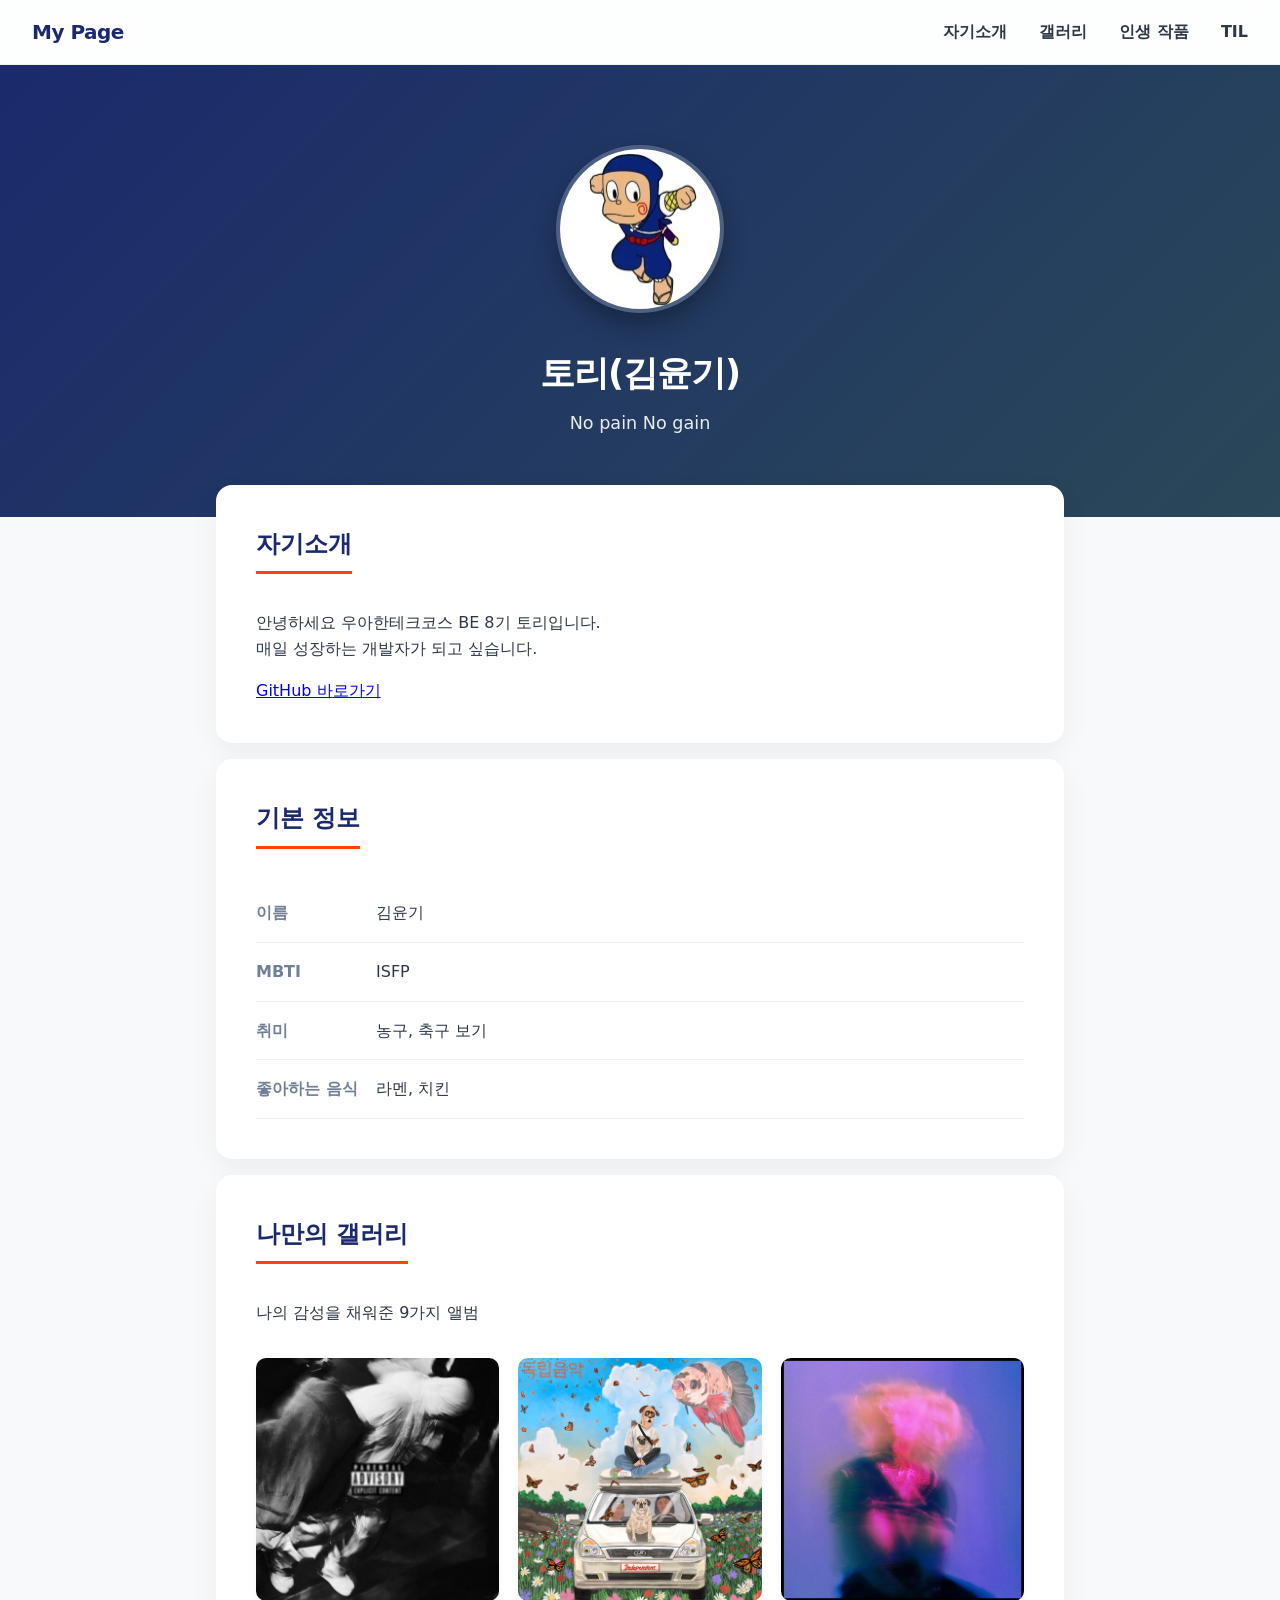
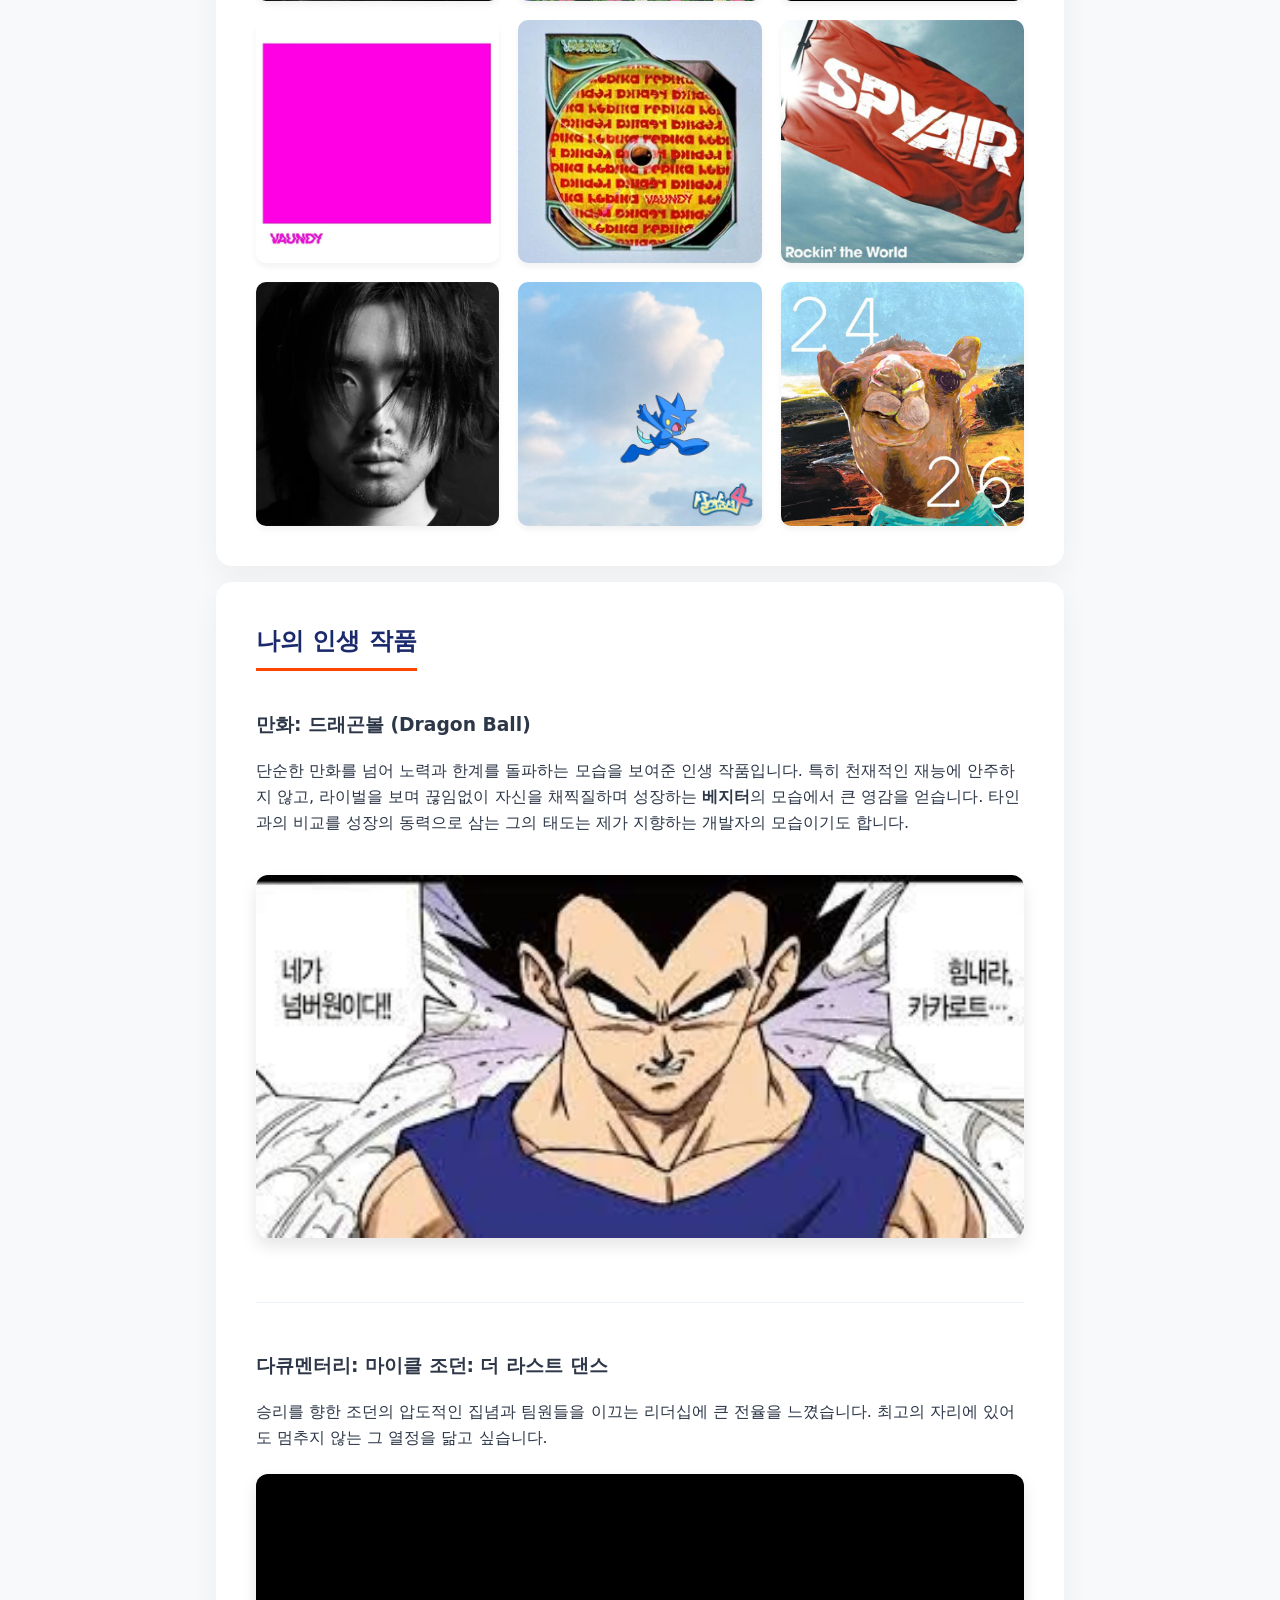
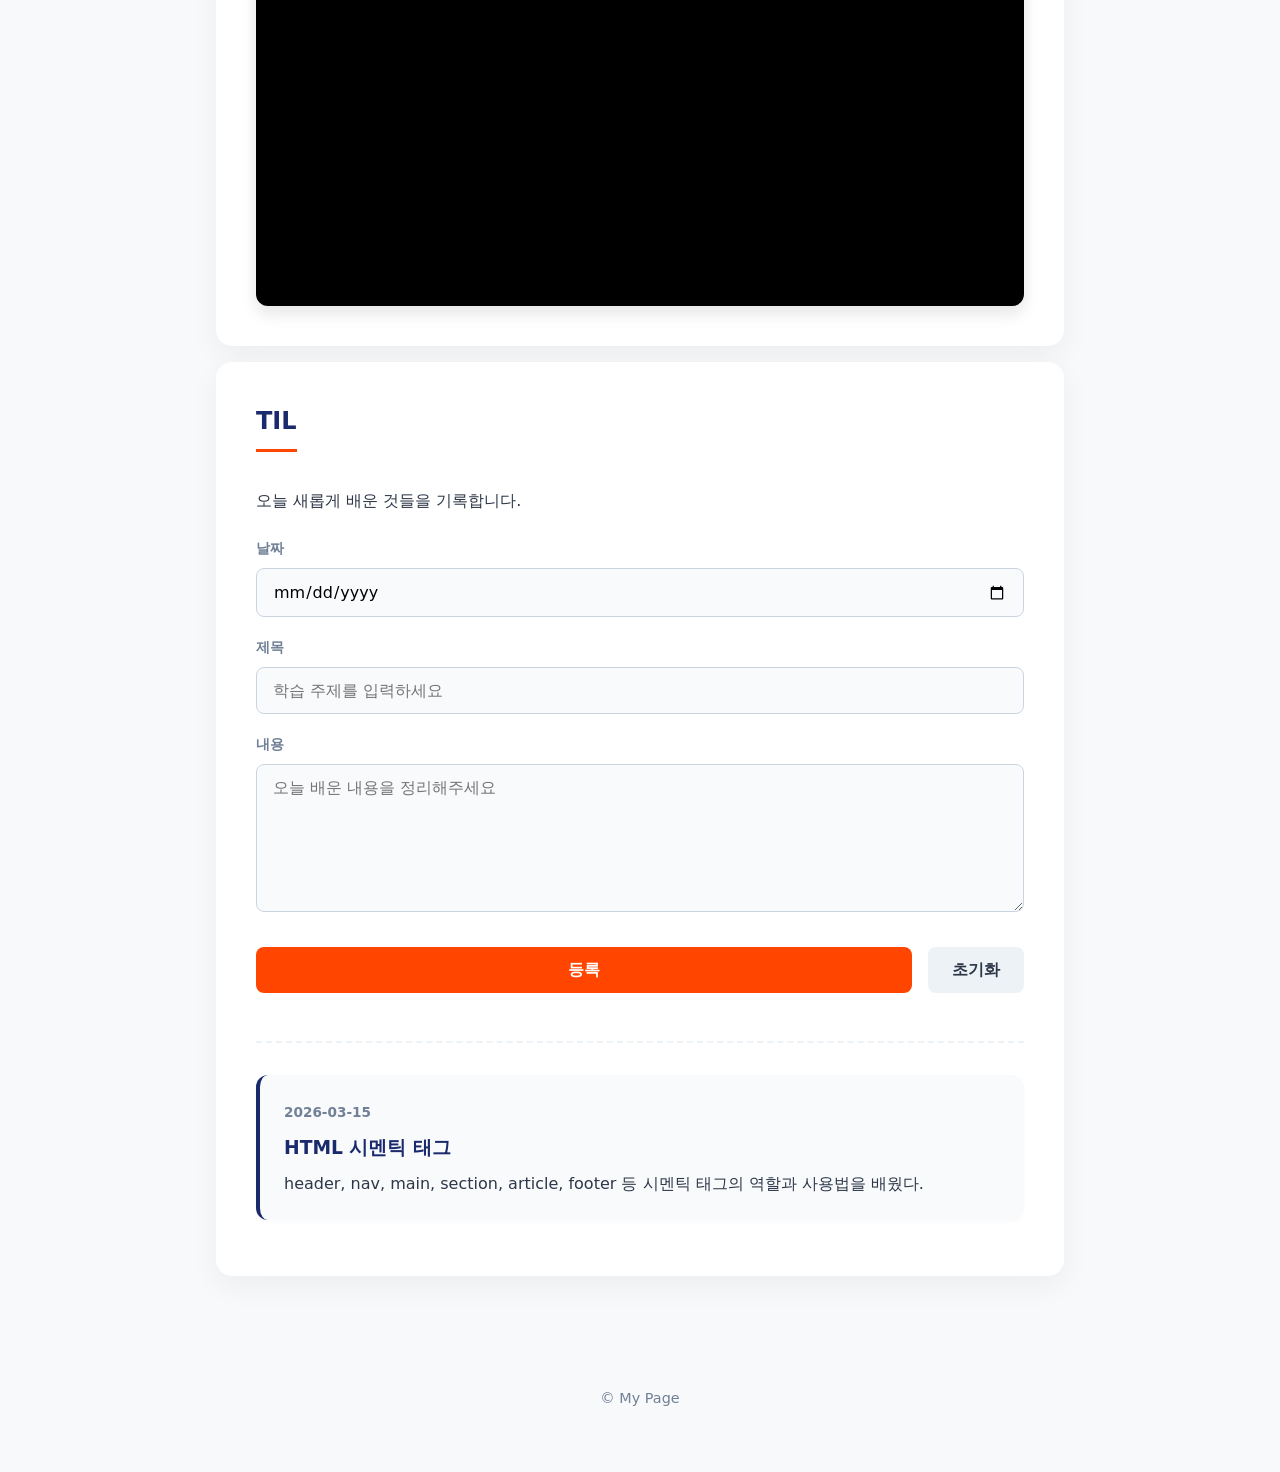
<file: 레벨1/web-today-i-learn/index.html>
<!DOCTYPE html>
<html lang="ko">
  <head>
    <meta charset="UTF-8" />
    <meta name="viewport" content="initial-scale=1, width=device-width" />

    <!-- TODO: Open Graph 메타 태그를 설정하세요 -->
    <!-- <meta property="og:title" content="페이지 제목" /> -->
    <!-- <meta property="og:description" content="페이지 설명" /> -->
    <!-- <meta property="og:image" content="./images/thumbnail.jpg" /> -->
    <meta property="og:title" content=""/>
    <title>Today I Learn</title>
    <link rel="stylesheet" href="./css/main.css" />
    <script src="./js/index.js" defer></script>
  </head>
  <body>
    <!-- 상단 내비게이션 -->
    <nav class="top-nav">
      <span class="nav-logo">My Page</span>
      <ul class="nav-links">
        <li><a href="#about">자기소개</a></li>
        <li><a href="#gallery">갤러리</a></li>
        <li><a href="#works">인생 작품</a></li>
        <li><a href="#til">TIL</a></li>
      </ul>
    </nav>

    <!-- 프로필 히어로 -->
    <section class="hero" id="about">
      <div class="profile-card">
        <div class="profile-image">
          <img src="./images/tori.png" alt="프로필 사진">
        </div>
        <div class="profile-info">
          <h1>토리(김윤기)</h1>
          <p class="tagline">No pain No gain</p>
        </div>
      </div>
    </section>

    <main>
      <!-- 자기소개 -->
      <section class="content-section">
        <h2>자기소개</h2>
        <p>안녕하세요 우아한테크코스 BE 8기 토리입니다. <br> 매일 성장하는 개발자가 되고 싶습니다.</p>
        <div class="social-links">
          <a href="https://github.com/K-iise" target="_blank">GitHub 바로가기</a>
        </div>
      </section>

      <!-- 기본 정보 -->
      <section class="content-section" id="info">
        <h2>기본 정보</h2>
        <!-- TODO: 자신의 기본 정보를 표(<table>)로 정리하세요 -->
        <table class="info-table">
          <tr>
            <th>이름</th>
            <td>김윤기</td>
          </tr>
          <tr>
            <th>MBTI</th>
            <td>ISFP</td>
          </tr>
          <tr>
            <th>취미</th>
            <td>농구, 축구 보기</td>
          </tr>
          <tr>
            <th>좋아하는 음식</th>
            <td>라멘, 치킨</td>
          </tr>
        </table>
      </section>

      <!-- 나만의 갤러리 -->
      <section class="content-section" id="gallery">
        <h2>나만의 갤러리</h2>
        <p class="section-desc">나의 감성을 채워준 9가지 앨범</p>
        <div class="gallery-grid">
          <img src="./images/album-kflip.jpg" alt="K-FLIP">
          <img src="./images/album-independence.jpg" alt="독립음악">
          <img src="./images/album-keung.jpg" alt="킁">
          <img src="./images/album-strobo.jpg" alt="strobo">
          <img src="./images/album-replica.jpg" alt="replica">
          <img src="./images/album-spyair.jpg" alt="Rockin' The World">
          <img src="./images/album-green.jpg" alt="녹색이념">
          <img src="./images/album-alive4.jpg" alt="살아숨셔4">
          <img src="./images/album-2426.jpg" alt="24:26">
        </div>
      </section>

      <section class="content-section" id="works">
        <h2>나의 인생 작품</h2>
        <div class="works-list">
          <article class="work-card">
            <div class="work-info">
              <h3>만화: 드래곤볼 (Dragon Ball)</h3>
              <p>
                단순한 만화를 넘어 노력과 한계를 돌파하는 모습을 보여준 인생 작품입니다.
                특히 천재적인 재능에 안주하지 않고, 라이벌을 보며 끊임없이 자신을 채찍질하며
                성장하는 <strong>베지터</strong>의 모습에서 큰 영감을 얻습니다.
                타인과의 비교를 성장의 동력으로 삼는 그의 태도는 제가 지향하는 개발자의 모습이기도 합니다.
              </p>
              <img src="images/no_1.jpeg" alt="너가 넘버원이다">
            </div>
          </article>

          <article class="work-card">
            <div class="work-info">
              <h3>다큐멘터리: 마이클 조던: 더 라스트 댄스</h3>
              <p>
                승리를 향한 조던의 압도적인 집념과 팀원들을 이끄는 리더십에 큰 전율을 느꼈습니다.
                최고의 자리에 있어도 멈추지 않는 그 열정을 닮고 싶습니다.
              </p>
            </div>
            <div class="video-container">
              <iframe
                      width="100%"
                      height="315"
                      src="https://www.youtube.com/embed/TV369FwgCNg"
                      title="The Last Dance | Official Trailer | Netflix"
                      frameborder="0"
                      allow="accelerometer; autoplay; clipboard-write; encrypted-media; gyroscope; picture-in-picture"
                      allowfullscreen>
              </iframe>
            </div>
          </article>
        </div>
      </section>

      <!-- TIL (Today I Learned) -->
      <section class="content-section" id="til">
        <h2>TIL</h2>
        <p class="section-desc">오늘 새롭게 배운 것들을 기록합니다.</p>

        <!-- TIL 작성 폼 -->
        <form class="til-form" id="til-form">
          <div class="form-group">
            <label for="til-date">날짜</label>
            <input type="date" id="til-date" name="date" required />
          </div>
          <div class="form-group">
            <label for="til-title">제목</label>
            <input type="text" id="til-title" name="title" placeholder="학습 주제를 입력하세요" required />
          </div>
          <div class="form-group">
            <label for="til-content">내용</label>
            <textarea id="til-content" name="content" placeholder="오늘 배운 내용을 정리해주세요" required></textarea>
          </div>
          <div class="form-actions">
            <button type="submit">등록</button>
            <button type="reset">초기화</button>
          </div>
        </form>

        <!-- TIL 목록: 폼으로 등록하면 여기에 항목이 추가됩니다 -->
        <div class="til-list" id="til-list">
          <!-- 아래는 예시 항목입니다. 자유롭게 수정하거나 삭제하세요 -->
          <article class="til-item">
            <time>2026-03-15</time>
            <h3>HTML 시멘틱 태그</h3>
            <p>header, nav, main, section, article, footer 등 시멘틱 태그의 역할과 사용법을 배웠다.</p>
          </article>
        </div>
      </section>

    </main>

    <footer>
      <p>&copy; My Page</p>
    </footer>
  </body>
</html>
</file>
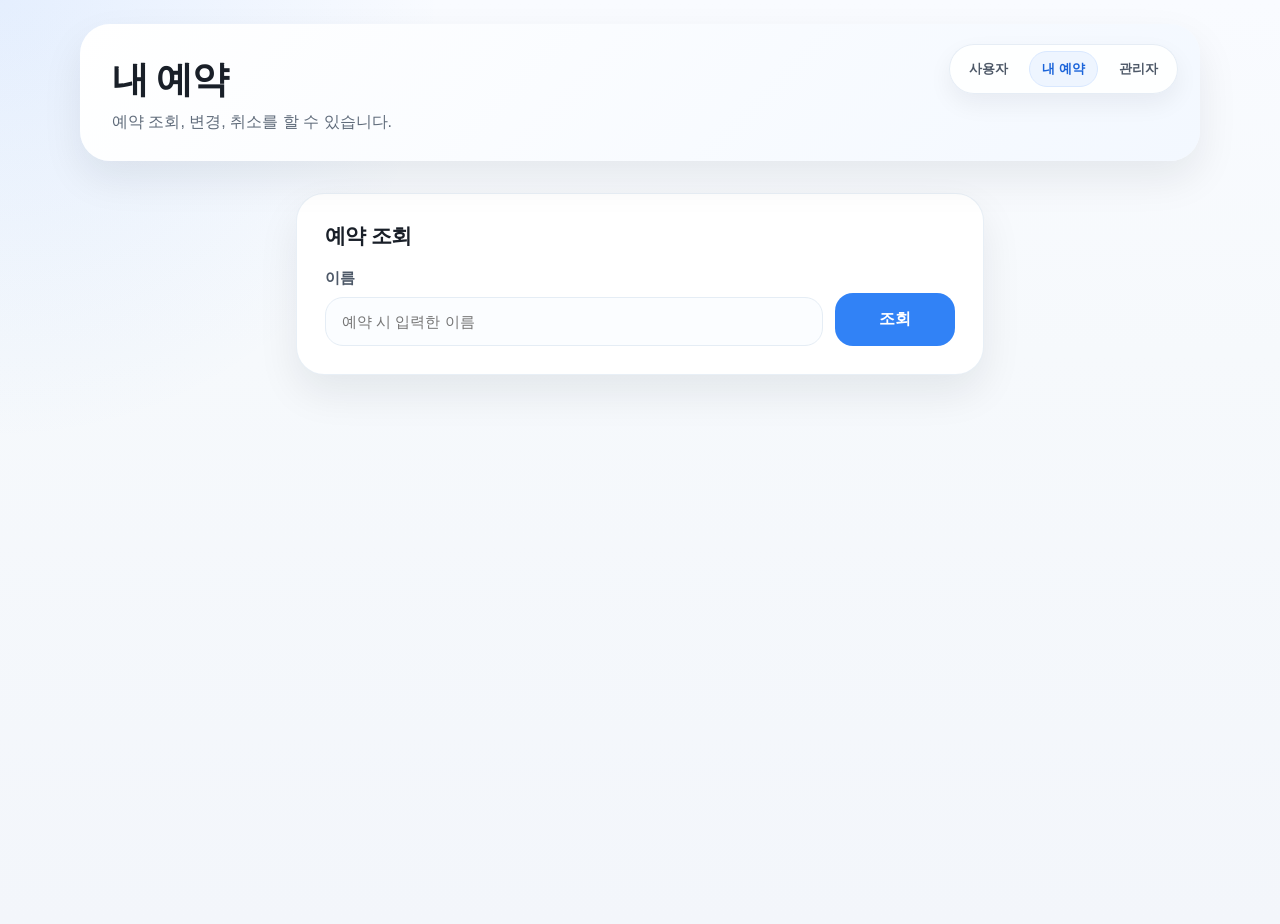
<file: 레벨2/spring-roomescape-member/src/main/resources/static/my-reservations.html>
<!DOCTYPE html>
<html lang="ko">
<head>
    <meta charset="UTF-8">
    <meta name="viewport" content="width=device-width, initial-scale=1.0">
    <title>내 예약 - 방탈출</title>
    <style>
        :root {
            --bg: #f6f9fc;
            --panel: #ffffff;
            --line: #e5edf5;
            --text: #191f28;
            --muted: #8b95a1;
            --primary: #3182f6;
            --primary-strong: #1b64da;
            --soft: #eef5ff;
            --success-bg: #effaf3;
            --success-text: #1f8f55;
            --error-bg: #fff2f2;
            --error-text: #d14343;
            --shadow: 0 18px 40px rgba(15, 23, 42, 0.08);
        }

        * { margin: 0; padding: 0; box-sizing: border-box; }
        body {
            font-family: "Pretendard", "Segoe UI", sans-serif;
            background:
                radial-gradient(circle at top left, rgba(49, 130, 246, 0.10), transparent 28%),
                linear-gradient(180deg, #f9fbff 0%, var(--bg) 38%, #f3f6fb 100%);
            color: var(--text);
            min-height: 100vh;
        }

        header {
            max-width: 1120px; margin: 24px auto 0; padding: 34px 32px 28px;
            border-radius: 30px; background: linear-gradient(135deg, #ffffff 0%, #f3f8ff 100%);
            box-shadow: var(--shadow); text-align: left; position: relative;
        }
        header h1 { font-size: 2.3rem; line-height: 1.2; letter-spacing: -0.04em; }
        header p { margin-top: 10px; color: #5f6b7a; font-size: 1rem; }

        .topbar {
            position: absolute; top: 20px; right: 22px;
            display: flex; gap: 8px; align-items: center;
            background: rgba(255,255,255,0.88); padding: 6px;
            box-shadow: 0 10px 24px rgba(15,23,42,0.06);
            border: 1px solid rgba(229,237,245,0.95); border-radius: 999px; backdrop-filter: blur(14px);
        }
        .topbar a {
            text-decoration: none; padding: 8px 12px; border-radius: 999px;
            border: 1px solid transparent; color: #4e5968; background: transparent;
            font-weight: 700; font-size: 0.83rem; transition: all 0.2s;
        }
        .topbar a.active, .topbar a:hover {
            background: var(--soft); border-color: #d9e8ff; color: var(--primary-strong);
        }

        .container { max-width: 720px; margin: 32px auto 60px; padding: 0 16px; }

        .card {
            background: var(--panel); border-radius: 28px; padding: 28px;
            margin-bottom: 18px; box-shadow: var(--shadow); border: 1px solid rgba(229,237,245,0.88);
        }
        .card h3 { margin-bottom: 18px; font-size: 1.3rem; letter-spacing: -0.03em; }

        .form-row { display: flex; gap: 12px; align-items: flex-end; }
        .form-row > div { flex: 1; }
        .form-group { margin-bottom: 18px; }
        .form-group label { display: block; margin-bottom: 8px; font-weight: 700; font-size: 0.95rem; color: #4e5968; }
        .form-group input, .form-group select {
            width: 100%; padding: 15px 16px; border: 1px solid var(--line); border-radius: 18px;
            font-size: 0.95rem; background: #fbfdff; color: var(--text);
        }
        .form-group input:focus, .form-group select:focus {
            outline: none; border-color: var(--primary); box-shadow: 0 0 0 4px rgba(49,130,246,0.12); background: white;
        }

        .btn-primary {
            padding: 16px 24px; background: var(--primary); color: white; border: none;
            border-radius: 18px; font-size: 1rem; font-weight: 800; cursor: pointer;
            transition: background 0.2s, transform 0.2s; min-width: 120px;
        }
        .btn-primary:hover { background: var(--primary-strong); transform: translateY(-1px); }
        .btn-primary:disabled { background: #c9d3df; cursor: not-allowed; transform: none; }

        .message {
            padding: 14px 16px; border-radius: 16px; margin-top: 18px; display: none; font-weight: 600;
        }
        .message.success { display: block; background: var(--success-bg); color: var(--success-text); border: 1px solid #ccefd8; }
        .message.error { display: block; background: var(--error-bg); color: var(--error-text); border: 1px solid #ffd6d6; }

        .reservation-card {
            background: var(--panel); border-radius: 24px; padding: 22px 24px;
            margin-bottom: 14px; box-shadow: 0 8px 24px rgba(15,23,42,0.06);
            border: 1px solid rgba(229,237,245,0.9);
        }
        .reservation-card .header-row {
            display: flex; justify-content: space-between; align-items: flex-start;
            flex-wrap: wrap; gap: 12px;
        }
        .reservation-card .theme-name { font-size: 1.1rem; font-weight: 800; margin-bottom: 6px; }
        .reservation-card .detail { color: #6b7684; font-size: 0.93rem; }
        .reservation-card .actions { display: flex; gap: 8px; }

        .btn-edit {
            padding: 10px 18px; border: 1px solid #d9e8ff; border-radius: 14px;
            background: #eef5ff; color: #1b64da; font-weight: 700; font-size: 0.88rem; cursor: pointer;
            transition: background 0.2s;
        }
        .btn-edit:hover { background: #dbeaff; }

        .btn-cancel {
            padding: 10px 18px; border: 1px solid #ffd6d6; border-radius: 14px;
            background: #fff2f2; color: #d14343; font-weight: 700; font-size: 0.88rem; cursor: pointer;
            transition: background 0.2s;
        }
        .btn-cancel:hover { background: #ffe5e5; }

        .badge-past {
            padding: 6px 14px; background: #f3f4f6; border-radius: 999px;
            font-size: 0.82rem; color: #8b95a1; font-weight: 700;
        }

        .empty { text-align: center; padding: 42px 20px; color: var(--muted); font-size: 0.96rem; }

        /* 모달 */
        .modal-overlay {
            display: none; position: fixed; inset: 0; background: rgba(0,0,0,0.4);
            z-index: 100; align-items: center; justify-content: center;
        }
        .modal-overlay.open { display: flex; }
        .modal {
            background: white; border-radius: 28px; padding: 32px;
            width: 100%; max-width: 480px; margin: 16px;
            box-shadow: 0 24px 48px rgba(0,0,0,0.18);
        }
        .modal h3 { font-size: 1.3rem; margin-bottom: 20px; }
        .modal-actions { display: flex; gap: 10px; margin-top: 20px; }

        .time-slots { display: flex; flex-wrap: wrap; gap: 12px; margin-top: 14px; }
        .time-slot {
            padding: 14px 18px; border: 1px solid #dbe7f3; border-radius: 18px;
            background: #fbfdff; cursor: pointer; font-size: 0.95rem; font-weight: 700;
            color: #4e5968; transition: all 0.2s;
        }
        .time-slot:hover, .time-slot.selected {
            background: var(--soft); color: var(--primary-strong); border-color: #cfe0ff;
        }

        @media (max-width: 768px) {
            header { margin: 16px 16px 0; padding: 28px 22px 24px; border-radius: 24px; }
            header h1 { font-size: 1.9rem; }
            .form-row { flex-direction: column; }
            .btn-primary { width: 100%; }
        }
    </style>
</head>
<body>

<header>
    <div class="topbar">
        <a href="/">사용자</a>
        <a href="/my-reservations.html" class="active">내 예약</a>
        <a href="/admin.html">관리자</a>
    </div>
    <h1>내 예약</h1>
    <p>예약 조회, 변경, 취소를 할 수 있습니다.</p>
</header>

<div class="container">
    <div class="card">
        <h3>예약 조회</h3>
        <div class="form-row">
            <div class="form-group" style="margin-bottom:0;">
                <label for="my-name">이름</label>
                <input type="text" id="my-name" placeholder="예약 시 입력한 이름" maxlength="20">
            </div>
            <button class="btn-primary" onclick="loadMyReservations()">조회</button>
        </div>
        <div id="my-message" class="message"></div>
    </div>

    <div id="reservation-list"></div>
</div>

<!-- 예약 변경 모달 -->
<div id="edit-modal" class="modal-overlay">
    <div class="modal">
        <h3>예약 변경</h3>
        <input type="hidden" id="edit-id">
        <div class="form-group">
            <label for="edit-date">날짜</label>
            <input type="date" id="edit-date">
        </div>
        <div class="form-group">
            <label>예약 가능 시간</label>
            <div id="edit-time-slots" class="time-slots">
                <p style="color:var(--muted); font-size:0.95rem;">날짜를 선택해주세요</p>
            </div>
        </div>
        <div id="edit-message" class="message"></div>
        <div class="modal-actions">
            <button class="btn-primary" id="btn-submit-edit" onclick="submitEdit()" disabled>변경하기</button>
            <button onclick="closeEditModal()" style="padding:16px 24px; border:1px solid #e5edf5; border-radius:18px; background:white; font-size:1rem; font-weight:700; cursor:pointer; color:#6b7684;">취소</button>
        </div>
    </div>
</div>

<script>
    const ERROR_MESSAGES = {
        'RESERVATION_NOT_FOUND': '예약을 찾을 수 없습니다.',
        'RESERVATION_NOT_USER_CANCEL': '본인의 예약만 취소할 수 있습니다.',
        'RESERVATION_PAST_CANCEL': '이미 지난 예약은 취소할 수 없습니다.',
        'RESERVATION_PAST_UPDATE': '이미 지난 예약은 변경할 수 없습니다.',
        'RESERVATION_PAST_DATE': '오늘 이전 날짜로는 변경할 수 없습니다.',
        'RESERVATION_TIME_ALREADY_BOOKED': '이미 예약된 시간입니다. 다른 시간을 선택해주세요.',
        'TIME_NOT_FOUND': '선택한 시간 정보를 찾을 수 없습니다.',
    };

    function clientMessage(err, fallback) {
        return ERROR_MESSAGES[err.code] || fallback;
    }

    let currentUsername = '';
    let editThemeId = null;
    let editSelectedTimeId = null;
    let isLoading = false;

    async function loadMyReservations() {
        if (isLoading) return;
        const username = document.getElementById('my-name').value.trim();
        const msgEl = document.getElementById('my-message');
        const listEl = document.getElementById('reservation-list');
        hideMessage(msgEl);
        listEl.innerHTML = '';

        if (!username) {
            showMessage(msgEl, 'error', '이름을 입력해주세요.');
            return;
        }

        currentUsername = username;
        isLoading = true;

        try {
            const res = await fetch(`/reservations?username=${encodeURIComponent(username)}`);
            if (!res.ok) {
                const err = await res.json().catch(() => ({}));
                showMessage(msgEl, 'error', '예약 내역을 불러오지 못했습니다.');
                return;
            }
            const reservations = await res.json();
            if (reservations.length === 0) {
                listEl.innerHTML = '<div class="reservation-card"><p class="empty">예약 내역이 없습니다.</p></div>';
                return;
            }
            reservations.forEach(r => listEl.appendChild(createReservationCard(r)));
        } catch (e) {
            showMessage(msgEl, 'error', '네트워크 오류가 발생했습니다.');
        } finally {
            isLoading = false;
        }
    }

    function createReservationCard(r) {
        const isPast = new Date(`${r.date}T${r.time?.startAt ?? '00:00'}`) < new Date();
        const card = document.createElement('div');
        card.className = 'reservation-card';
        card.id = `card-${r.id}`;
        card.innerHTML = `
            <div class="header-row">
                <div>
                    <div class="theme-name">${r.theme?.name ?? '-'}</div>
                    <div class="detail">${r.date} · ${r.time?.startAt ?? '-'}</div>
                </div>
                ${isPast
                    ? '<span class="badge-past">지난 예약</span>'
                    : `<div class="actions">
                        <button class="btn-edit" onclick="openEditModal(${r.id}, '${r.date}', ${r.theme?.id})">변경</button>
                        <button class="btn-cancel" onclick="cancelReservation(${r.id})">취소</button>
                       </div>`
                }
            </div>
            <div id="msg-${r.id}" class="message"></div>
        `;
        return card;
    }

    async function cancelReservation(id) {
        const msgEl = document.getElementById(`msg-${id}`);
        hideMessage(msgEl);

        try {
            const res = await fetch(`/reservations/${id}?username=${encodeURIComponent(currentUsername)}`, {
                method: 'DELETE'
            });
            if (res.ok) {
                document.getElementById(`card-${id}`)?.remove();
            } else {
                const err = await res.json().catch(() => ({}));
                showMessage(msgEl, 'error', clientMessage(err, '취소에 실패했습니다.'));
            }
        } catch (e) {
            showMessage(msgEl, 'error', '네트워크 오류가 발생했습니다.');
        }
    }

    function openEditModal(id, date, themeId) {
        editThemeId = themeId;
        editSelectedTimeId = null;
        document.getElementById('edit-id').value = id;
        document.getElementById('edit-date').value = date;
        document.getElementById('edit-date').min = new Date().toISOString().split('T')[0];
        document.getElementById('edit-time-slots').innerHTML = '<p style="color:var(--muted); font-size:0.95rem;">날짜를 선택해주세요</p>';
        document.getElementById('btn-submit-edit').disabled = true;
        hideMessage(document.getElementById('edit-message'));
        document.getElementById('edit-modal').classList.add('open');
        loadEditTimes();
    }

    function closeEditModal() {
        document.getElementById('edit-modal').classList.remove('open');
    }

    async function loadEditTimes() {
        const date = document.getElementById('edit-date').value;
        const container = document.getElementById('edit-time-slots');
        editSelectedTimeId = null;
        document.getElementById('btn-submit-edit').disabled = true;

        if (!date || !editThemeId) return;

        try {
            const res = await fetch(`/times?themeId=${editThemeId}&date=${date}`);
            if (!res.ok) throw new Error();
            const times = await res.json();

            if (times.length === 0) {
                container.innerHTML = '<p style="color:var(--muted); font-size:0.95rem;">예약 가능한 시간이 없습니다</p>';
                return;
            }
            container.innerHTML = '';
            times.forEach(time => {
                const btn = document.createElement('button');
                btn.type = 'button';
                btn.className = 'time-slot';
                btn.textContent = time.startAt;
                btn.onclick = () => {
                    container.querySelectorAll('.time-slot').forEach(b => b.classList.remove('selected'));
                    btn.classList.add('selected');
                    editSelectedTimeId = time.id;
                    document.getElementById('btn-submit-edit').disabled = false;
                };
                container.appendChild(btn);
            });
        } catch (e) {
            container.innerHTML = '<p style="color:var(--muted); font-size:0.95rem;">시간을 불러오지 못했습니다</p>';
        }
    }

    async function submitEdit() {
        const id = document.getElementById('edit-id').value;
        const date = document.getElementById('edit-date').value;
        const msgEl = document.getElementById('edit-message');
        hideMessage(msgEl);

        try {
            const res = await fetch(`/reservations/${id}?username=${encodeURIComponent(currentUsername)}`, {
                method: 'PATCH',
                headers: { 'Content-Type': 'application/json' },
                body: JSON.stringify({ date, timeId: editSelectedTimeId })
            });
            if (res.ok) {
                closeEditModal();
                loadMyReservations();
            } else {
                const err = await res.json().catch(() => ({}));
                showMessage(msgEl, 'error', clientMessage(err, '변경에 실패했습니다.'));
            }
        } catch (e) {
            showMessage(msgEl, 'error', '네트워크 오류가 발생했습니다.');
        }
    }

    function showMessage(el, type, text) {
        el.className = `message ${type}`;
        el.textContent = text;
    }

    function hideMessage(el) {
        el.className = 'message';
        el.style.display = 'none';
    }

    document.getElementById('edit-date').addEventListener('change', loadEditTimes);
    document.getElementById('edit-modal').addEventListener('click', (e) => {
        if (e.target === document.getElementById('edit-modal')) closeEditModal();
    });
    document.getElementById('my-name').addEventListener('keydown', (e) => {
        if (e.key === 'Enter') loadMyReservations();
    });
</script>

</body>
</html>
</file>
<file: 레벨1/web-today-i-learn/css/main.css>
/*@import "./reset.css";*/
/*@import "./common.css";*/
/*@import "./wiki-layout.css";*/

:root {
    --primary: #1a2a6c;
    --secondary: #ff4500;
    --bg-color: #f8f9fa;
    --surface: #ffffff;
    --text-main: #2d3748;
    --text-light: #718096;
    --radius: 16px;
    --transition: all 0.3s cubic-bezier(0.4, 0, 0.2, 1);
}

html { scroll-behavior: smooth; }

body {
    margin: 0;
    font-family: 'Pretendard', -apple-system, BlinkMacSystemFont, system-ui, sans-serif;
    background-color: var(--bg-color);
    color: var(--text-main);
    line-height: 1.6;
}

.top-nav {
    position: sticky;
    top: 0;
    z-index: 1000;
    display: flex;
    justify-content: space-between;
    align-items: center;
    padding: 1rem 2rem;
    background: rgba(255, 255, 255, 0.75);
    backdrop-filter: blur(12px);
    border-bottom: 1px solid rgba(0, 0, 0, 0.05);
}

.nav-logo {
    font-weight: 800;
    color: var(--primary);
    font-size: 1.25rem;
    letter-spacing: -0.5px;
}

.nav-links {
    list-style: none;
    display: flex;
    gap: 2rem;
    margin: 0;
    padding: 0;
}

.nav-links a {
    text-decoration: none;
    color: var(--text-main);
    font-weight: 600;
    transition: var(--transition);
}

.nav-links a:hover {
    color: var(--secondary);
}

.hero {
    background: linear-gradient(135deg, var(--primary) 0%, #2a4858 100%);
    padding: 5rem 1rem;
    text-align: center;
    color: white;
}

.profile-image img {
    width: 160px;
    height: 160px;
    border-radius: 50%;
    object-fit: cover;
    border: 4px solid rgba(255, 255, 255, 0.2);
    box-shadow: 0 12px 24px rgba(0, 0, 0, 0.3);
    transition: var(--transition);
}

.profile-image img:hover {
    transform: scale(1.05) rotate(3deg);
}

.profile-info h1 {
    margin: 1.5rem 0 0.5rem;
    font-size: 2.2rem;
    letter-spacing: -1px;
}

.tagline {
    margin: 0;
    font-size: 1.1rem;
    opacity: 0.9;
    font-weight: 300;
}

.content-section {
    max-width: 768px;
    margin: -2rem auto 3rem;
    position: relative;
    padding: 2.5rem;
    background: var(--surface);
    border-radius: var(--radius);
    box-shadow: 0 10px 30px rgba(0, 0, 0, 0.05);
}

h2 {
    display: inline-block;
    margin-top: 0;
    padding-bottom: 0.5rem;
    border-bottom: 3px solid var(--secondary);
    color: var(--primary);
    font-size: 1.5rem;
}

.info-table {
    width: 100%;
    border-collapse: collapse;
    margin-top: 1rem;
}

.info-table th, .info-table td {
    padding: 1rem 0;
    border-bottom: 1px solid #edf2f7;
    text-align: left;
}

.info-table th {
    color: var(--text-light);
    width: 120px;
    font-weight: 600;
}

.gallery-grid {
    display: grid;
    grid-template-columns: repeat(3, 1fr);
    gap: 1.2rem;
    margin-top: 2rem;
}

.gallery-grid img {
    width: 100%;
    aspect-ratio: 1 / 1;
    object-fit: cover;
    border-radius: 10px;
    box-shadow: 0 4px 6px rgba(0, 0, 0, 0.05);
    transition: var(--transition);
    cursor: pointer;
}

.gallery-grid img:hover {
    transform: translateY(-8px) scale(1.02);
    box-shadow: 0 15px 25px rgba(0, 0, 0, 0.15);
}

.work-card {
    margin-bottom: 3rem;
    padding-bottom: 2rem;
    border-bottom: 1px solid #edf2f7;
}

.work-card:last-child {
    border-bottom: none;
    margin-bottom: 0;
    padding-bottom: 0;
}

.work-info img {
    width: 100%;
    max-height: 450px;
    object-fit: cover;
    border-radius: 12px;
    margin: 1.5rem 0;
    box-shadow: 0 8px 16px rgba(0, 0, 0, 0.1);
}

.video-container {
    width: 100%;
    aspect-ratio: 16 / 9;
    margin-top: 1.5rem;
    border-radius: 12px;
    overflow: hidden;
    box-shadow: 0 8px 16px rgba(0, 0, 0, 0.1);
    background: #000;
}

.video-container iframe {
    width: 100%;
    height: 100%;
    border: none;
    display: block;
}

.til-form {
    display: grid;
    gap: 1.2rem;
    margin-top: 1.5rem;
}

.form-group {
    display: flex;
    flex-direction: column;
    gap: 0.5rem;
}

label {
    font-weight: 600;
    font-size: 0.9rem;
    color: var(--text-light);
}

input, textarea {
    padding: 0.8rem 1rem;
    border: 1px solid #cbd5e0;
    border-radius: 8px;
    font-family: inherit;
    font-size: 1rem;
    transition: var(--transition);
    background: #f8fafc;
}

input:focus, textarea:focus {
    outline: none;
    border-color: var(--secondary);
    background: white;
    box-shadow: 0 0 0 3px rgba(255, 69, 0, 0.1);
}

textarea {
    resize: vertical;
    min-height: 120px;
}

.form-actions {
    display: flex;
    gap: 1rem;
    margin-top: 1rem;
}

button {
    padding: 0.8rem 1.5rem;
    border: none;
    border-radius: 8px;
    font-weight: bold;
    font-size: 1rem;
    cursor: pointer;
    transition: var(--transition);
}

button[type="submit"] {
    background: var(--secondary);
    color: white;
    flex: 1;
}

button[type="submit"]:hover {
    background: #e03e00;
    transform: translateY(-2px);
    box-shadow: 0 4px 12px rgba(255, 69, 0, 0.3);
}

button[type="reset"] {
    background: #edf2f7;
    color: var(--text-main);
}

button[type="reset"]:hover {
    background: #e2e8f0;
}

.til-list {
    margin-top: 3rem;
    border-top: 2px dashed #edf2f7;
    padding-top: 2rem;
}

.til-item {
    padding: 1.5rem;
    background: #f8fafc;
    border-radius: 12px;
    margin-bottom: 1rem;
    border-left: 4px solid var(--primary);
    box-shadow: 0 2px 4px rgba(0,0,0,0.02);
}

.til-item time {
    font-size: 0.85rem;
    color: var(--text-light);
    font-weight: 600;
}

.til-item h3 {
    margin: 0.5rem 0;
    color: var(--primary);
}

.til-item p {
    margin: 0;
}

footer {
    text-align: center;
    padding: 3rem;
    color: var(--text-light);
    font-size: 0.9rem;
}
</file>
